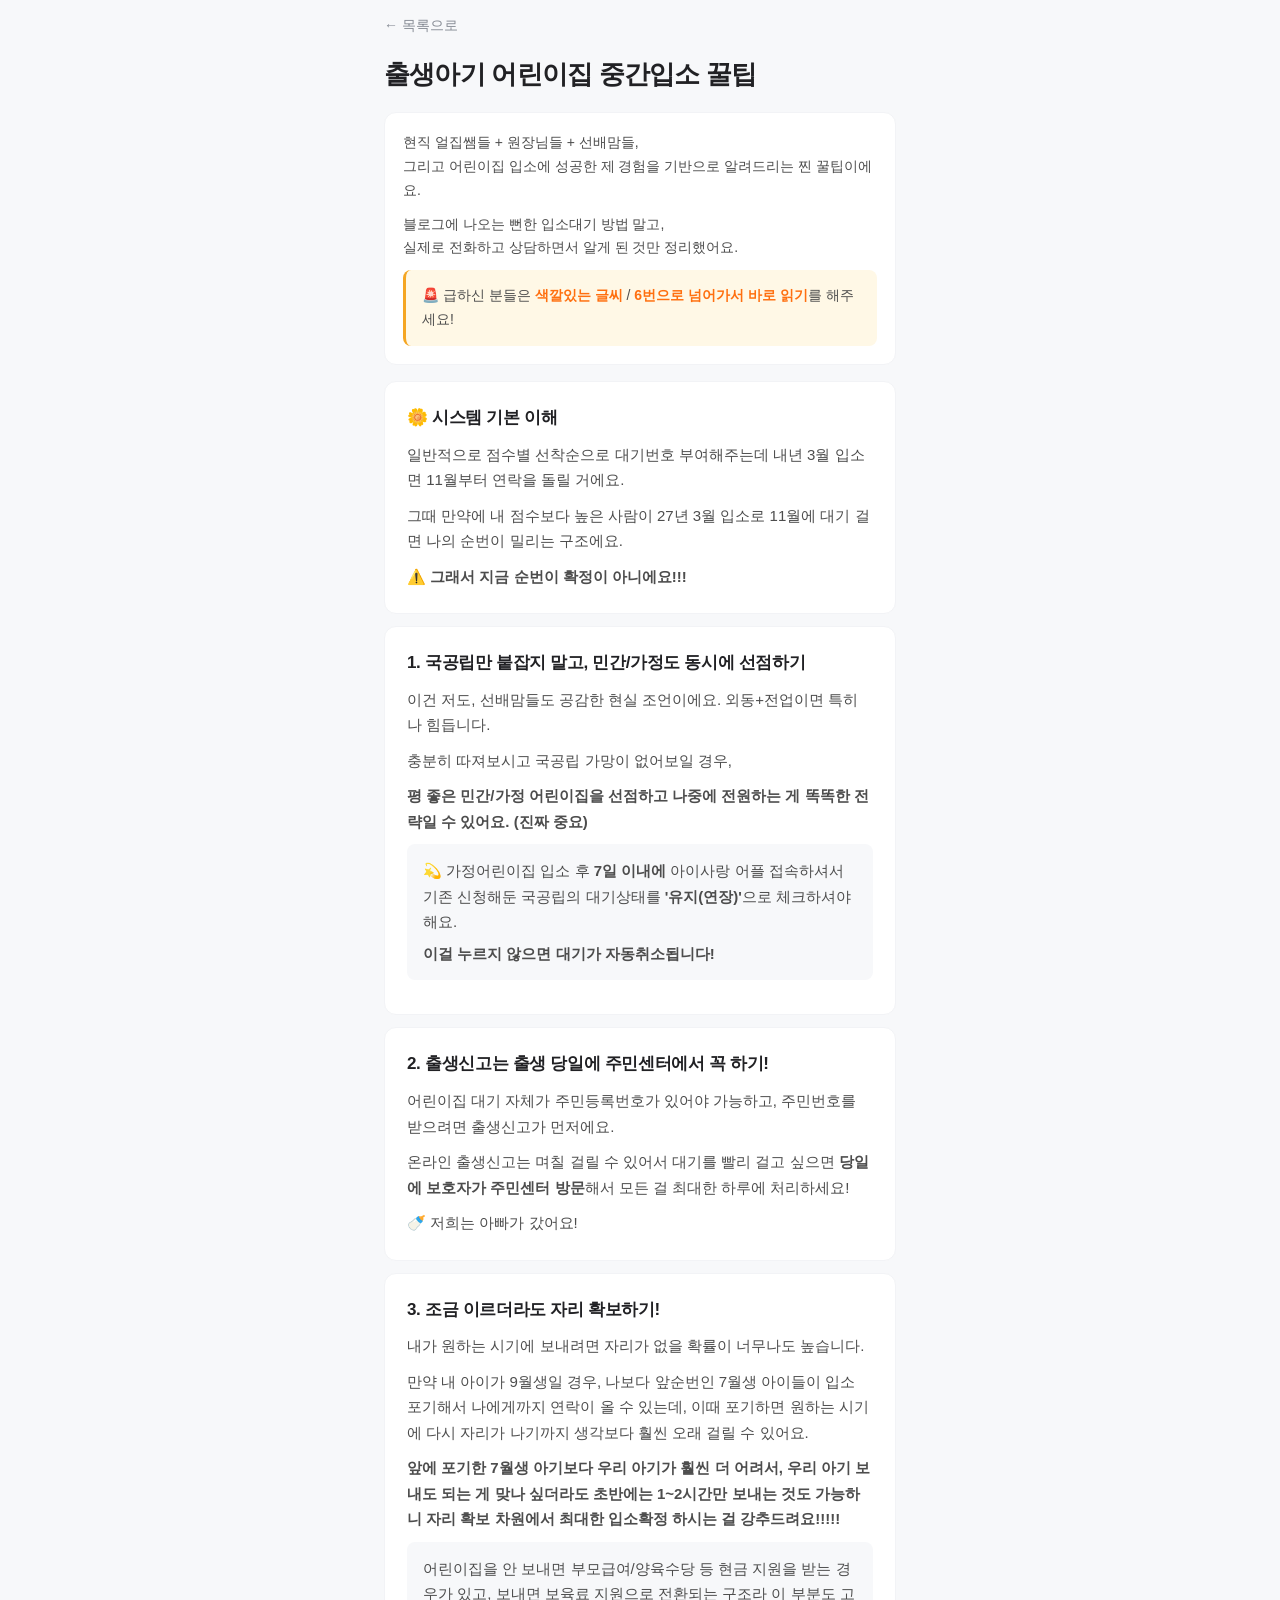
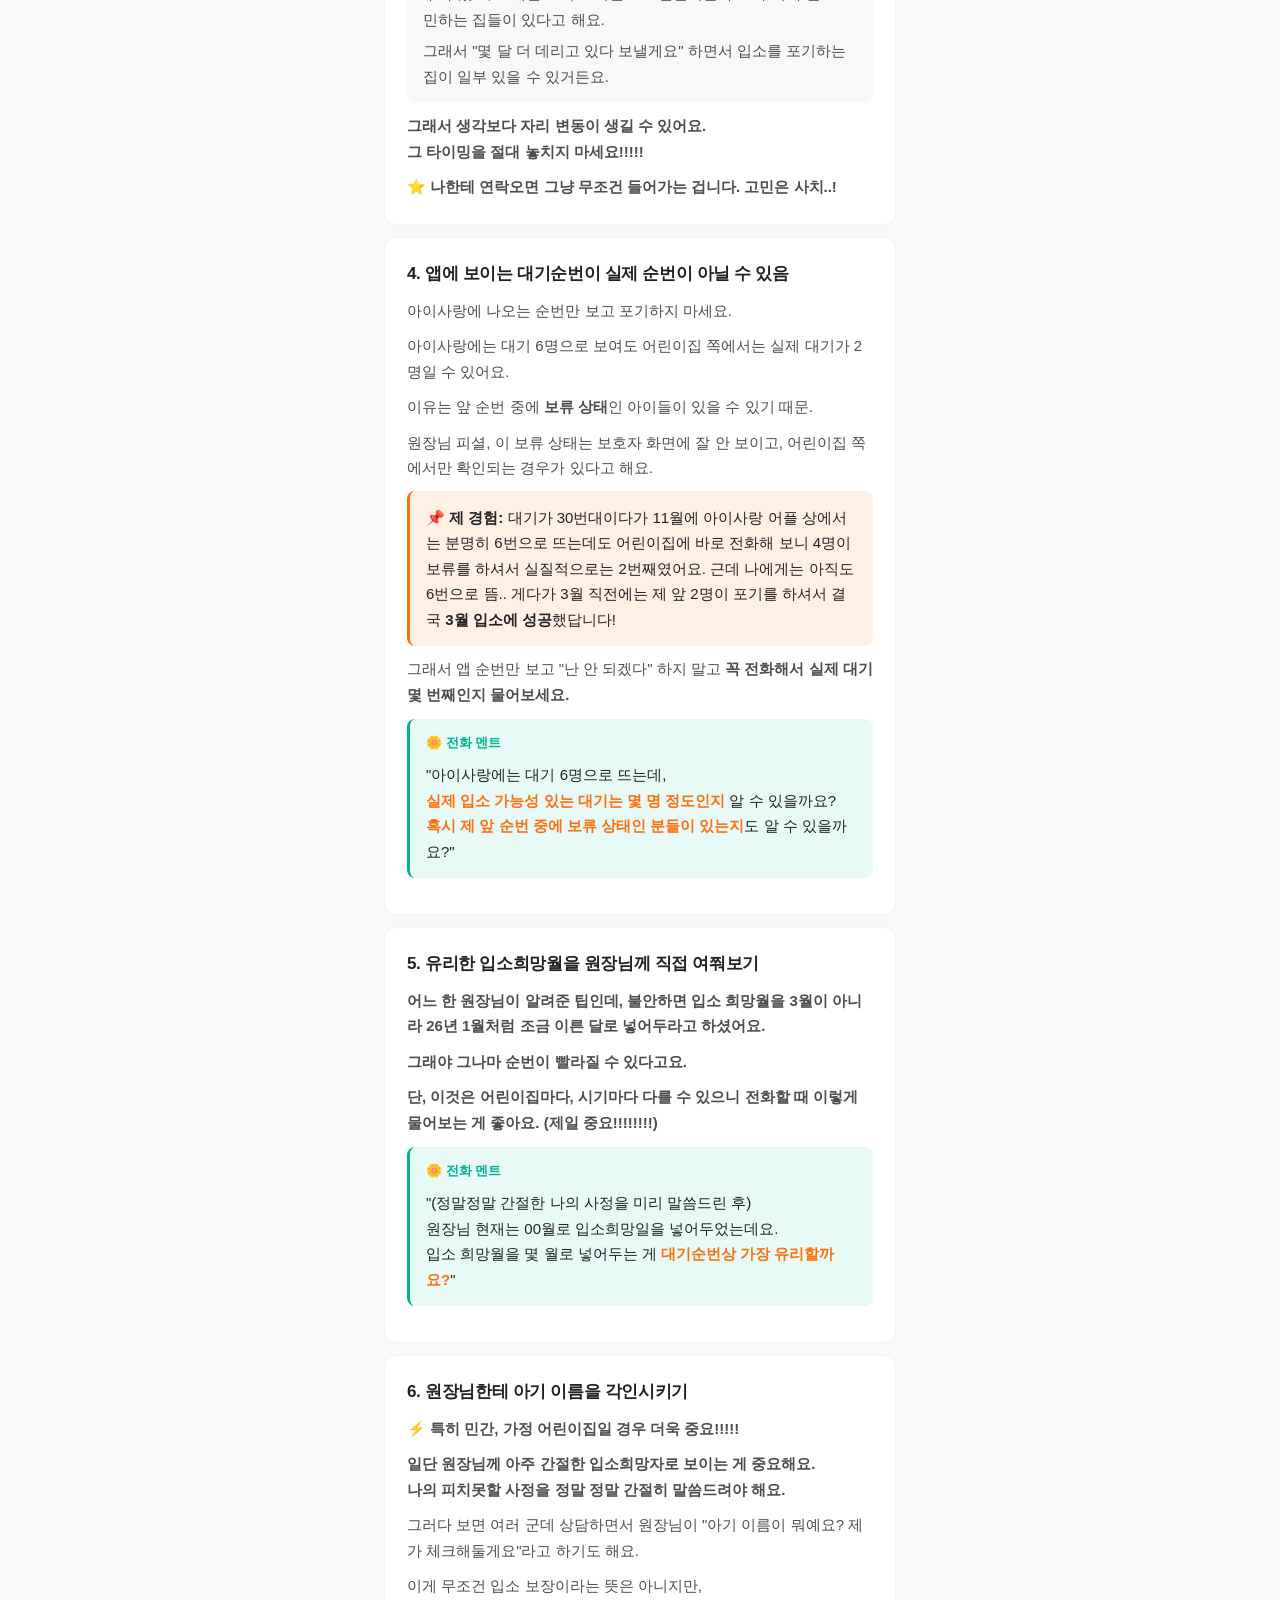
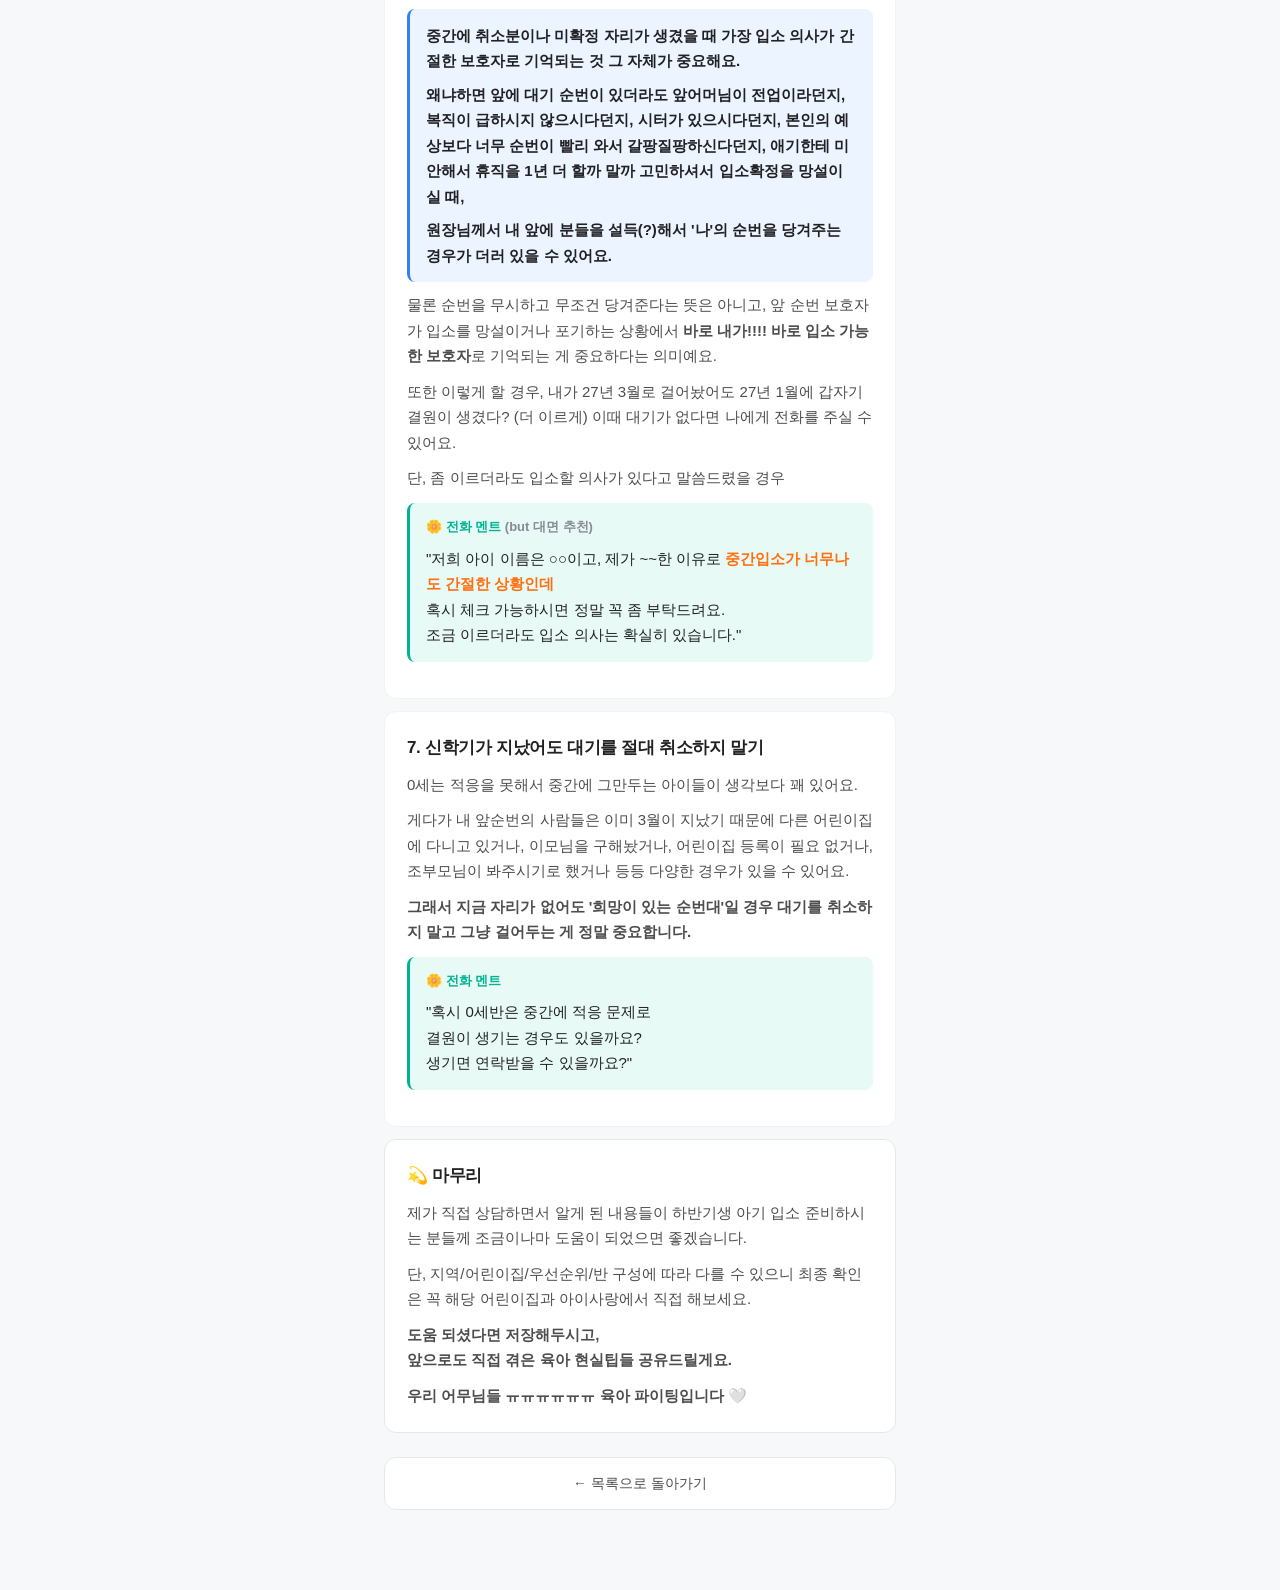
<file: daycare-tips.html>
<!DOCTYPE html>
<html lang="ko">
<head>
    <meta charset="UTF-8">
    <meta name="viewport" content="width=device-width, initial-scale=1.0">
    <title>출생아기 어린이집 중간입소 꿀팁</title>
    <link rel="stylesheet" href="style.css">
</head>
<body>
    <div class="content-container">
        <a href="index.html" class="back-button">← 목록으로</a>

        <h1 class="content-title">출생아기 어린이집 중간입소 꿀팁</h1>

        <div class="content-intro">
            <p>현직 얼집쌤들 + 원장님들 + 선배맘들,<br>
            그리고 어린이집 입소에 성공한 제 경험을 기반으로 알려드리는 찐 꿀팁이에요.</p>
            <p>블로그에 나오는 뻔한 입소대기 방법 말고,<br>
            실제로 전화하고 상담하면서 알게 된 것만 정리했어요.</p>
            <p class="highlight-box">🚨 급하신 분들은 <span class="highlight">색깔있는 글씨</span> / <span class="highlight">6번으로 넘어가서 바로 읽기</span>를 해주세요!</p>
        </div>

        <!-- 시스템 기본 이해 -->
        <section class="tip-section">
            <h2>🌼 시스템 기본 이해</h2>
            <p>일반적으로 점수별 선착순으로 대기번호 부여해주는데 내년 3월 입소면 11월부터 연락을 돌릴 거에요.</p>
            <p>그때 만약에 내 점수보다 높은 사람이 27년 3월 입소로 11월에 대기 걸면 나의 순번이 밀리는 구조에요.</p>
            <p class="warning">⚠️ 그래서 지금 순번이 확정이 아니에요!!!</p>
        </section>

        <!-- 팁 1 -->
        <section class="tip-section">
            <h2>1. 국공립만 붙잡지 말고, 민간/가정도 동시에 선점하기</h2>
            <p>이건 저도, 선배맘들도 공감한 현실 조언이에요. 외동+전업이면 특히나 힘듭니다.</p>
            <p>충분히 따져보시고 국공립 가망이 없어보일 경우,</p>
            <p class="highlight">평 좋은 민간/가정 어린이집을 선점하고 나중에 전원하는 게 똑똑한 전략일 수 있어요. (진짜 중요)</p>
            <div class="info-box">
                <p>💫 가정어린이집 입소 후 <strong>7일 이내에</strong> 아이사랑 어플 접속하셔서 기존 신청해둔 국공립의 대기상태를 <strong>'유지(연장)'</strong>으로 체크하셔야 해요.</p>
                <p class="warning">이걸 누르지 않으면 대기가 자동취소됩니다!</p>
            </div>
        </section>

        <!-- 팁 2 -->
        <section class="tip-section">
            <h2>2. 출생신고는 출생 당일에 주민센터에서 꼭 하기!</h2>
            <p>어린이집 대기 자체가 주민등록번호가 있어야 가능하고, 주민번호를 받으려면 출생신고가 먼저에요.</p>
            <p>온라인 출생신고는 며칠 걸릴 수 있어서 대기를 빨리 걸고 싶으면 <strong>당일에 보호자가 주민센터 방문</strong>해서 모든 걸 최대한 하루에 처리하세요!</p>
            <p class="sub-note">🍼 저희는 아빠가 갔어요!</p>
        </section>

        <!-- 팁 3 -->
        <section class="tip-section">
            <h2>3. 조금 이르더라도 자리 확보하기!</h2>
            <p>내가 원하는 시기에 보내려면 자리가 없을 확률이 너무나도 높습니다.</p>
            <p>만약 내 아이가 9월생일 경우, 나보다 앞순번인 7월생 아이들이 입소 포기해서 나에게까지 연락이 올 수 있는데, 이때 포기하면 원하는 시기에 다시 자리가 나기까지 생각보다 훨씬 오래 걸릴 수 있어요.</p>
            <p class="highlight">앞에 포기한 7월생 아기보다 우리 아기가 훨씬 더 어려서, 우리 아기 보내도 되는 게 맞나 싶더라도 초반에는 1~2시간만 보내는 것도 가능하니 자리 확보 차원에서 최대한 입소확정 하시는 걸 강추드려요!!!!!</p>
            <div class="info-box">
                <p>어린이집을 안 보내면 부모급여/양육수당 등 현금 지원을 받는 경우가 있고, 보내면 보육료 지원으로 전환되는 구조라 이 부분도 고민하는 집들이 있다고 해요.</p>
                <p>그래서 "몇 달 더 데리고 있다 보낼게요" 하면서 입소를 포기하는 집이 일부 있을 수 있거든요.</p>
            </div>
            <p class="warning">그래서 생각보다 자리 변동이 생길 수 있어요.<br>그 타이밍을 절대 놓치지 마세요!!!!!</p>
            <p class="highlight">⭐️ 나한테 연락오면 그냥 무조건 들어가는 겁니다. 고민은 사치..!</p>
        </section>

        <!-- 팁 4 -->
        <section class="tip-section">
            <h2>4. 앱에 보이는 대기순번이 실제 순번이 아닐 수 있음</h2>
            <p>아이사랑에 나오는 순번만 보고 포기하지 마세요.</p>
            <p>아이사랑에는 대기 6명으로 보여도 어린이집 쪽에서는 실제 대기가 2명일 수 있어요.</p>
            <p>이유는 앞 순번 중에 <strong>보류 상태</strong>인 아이들이 있을 수 있기 때문.</p>
            <p>원장님 피셜, 이 보류 상태는 보호자 화면에 잘 안 보이고, 어린이집 쪽에서만 확인되는 경우가 있다고 해요.</p>
            <div class="experience-box">
                <p>📌 <strong>제 경험:</strong> 대기가 30번대이다가 11월에 아이사랑 어플 상에서는 분명히 6번으로 뜨는데도 어린이집에 바로 전화해 보니 4명이 보류를 하셔서 실질적으로는 2번째였어요. 근데 나에게는 아직도 6번으로 뜸.. 게다가 3월 직전에는 제 앞 2명이 포기를 하셔서 결국 <strong>3월 입소에 성공</strong>했답니다!</p>
            </div>
            <p>그래서 앱 순번만 보고 "난 안 되겠다" 하지 말고 <strong>꼭 전화해서 실제 대기 몇 번째인지 물어보세요.</strong></p>
            <div class="phone-script">
                <h3>🌼 전화 멘트</h3>
                <p>"아이사랑에는 대기 6명으로 뜨는데,<br>
                <span class="highlight">실제 입소 가능성 있는 대기는 몇 명 정도인지</span> 알 수 있을까요?<br>
                <span class="highlight">혹시 제 앞 순번 중에 보류 상태인 분들이 있는지</span>도 알 수 있을까요?"</p>
            </div>
        </section>

        <!-- 팁 5 -->
        <section class="tip-section">
            <h2>5. 유리한 입소희망월을 원장님께 직접 여쭤보기</h2>
            <p class="highlight">어느 한 원장님이 알려준 팁인데, 불안하면 입소 희망월을 3월이 아니라 26년 1월처럼 조금 이른 달로 넣어두라고 하셨어요.</p>
            <p><strong>그래야 그나마 순번이 빨라질 수 있다고요.</strong></p>
            <p class="highlight">단, 이것은 어린이집마다, 시기마다 다를 수 있으니 전화할 때 이렇게 물어보는 게 좋아요. (제일 중요!!!!!!!!)</p>
            <div class="phone-script">
                <h3>🌼 전화 멘트</h3>
                <p>"(정말정말 간절한 나의 사정을 미리 말씀드린 후)<br>
                원장님 현재는 00월로 입소희망일을 넣어두었는데요.<br>
                입소 희망월을 몇 월로 넣어두는 게 <span class="highlight">대기순번상 가장 유리할까요?</span>"</p>
            </div>
        </section>

        <!-- 팁 6 -->
        <section class="tip-section" id="tip6">
            <h2>6. 원장님한테 아기 이름을 각인시키기</h2>
            <p class="warning">⚡ 특히 민간, 가정 어린이집일 경우 더욱 중요!!!!!</p>
            <p class="highlight">일단 원장님께 아주 간절한 입소희망자로 보이는 게 중요해요.<br>나의 피치못할 사정을 정말 정말 간절히 말씀드려야 해요.</p>
            <p>그러다 보면 여러 군데 상담하면서 원장님이 "아기 이름이 뭐예요? 제가 체크해둘게요"라고 하기도 해요.</p>
            <p>이게 무조건 입소 보장이라는 뜻은 아니지만,</p>
            <div class="key-point">
                <p class="highlight">중간에 취소분이나 미확정 자리가 생겼을 때 가장 입소 의사가 간절한 보호자로 기억되는 것 그 자체가 중요해요.</p>
                <p class="highlight">왜냐하면 앞에 대기 순번이 있더라도 앞어머님이 전업이라던지, 복직이 급하시지 않으시다던지, 시터가 있으시다던지, 본인의 예상보다 너무 순번이 빨리 와서 갈팡질팡하신다던지, 애기한테 미안해서 휴직을 1년 더 할까 말까 고민하셔서 입소확정을 망설이실 때,</p>
                <p class="highlight">원장님께서 내 앞에 분들을 설득(?)해서 '나'의 순번을 당겨주는 경우가 더러 있을 수 있어요.</p>
            </div>
            <p>물론 순번을 무시하고 무조건 당겨준다는 뜻은 아니고, 앞 순번 보호자가 입소를 망설이거나 포기하는 상황에서 <strong>바로 내가!!!! 바로 입소 가능한 보호자</strong>로 기억되는 게 중요하다는 의미예요.</p>
            <p>또한 이렇게 할 경우, 내가 27년 3월로 걸어놨어도 27년 1월에 갑자기 결원이 생겼다? (더 이르게) 이때 대기가 없다면 나에게 전화를 주실 수 있어요.</p>
            <p class="sub-note">단, 좀 이르더라도 입소할 의사가 있다고 말씀드렸을 경우</p>
            <div class="phone-script">
                <h3>🌼 전화 멘트 <span class="sub-note">(but 대면 추천)</span></h3>
                <p>"저희 아이 이름은 ○○이고, 제가 ~~한 이유로 <span class="highlight">중간입소가 너무나도 간절한 상황인데</span><br>
                혹시 체크 가능하시면 정말 꼭 좀 부탁드려요.<br>
                조금 이르더라도 입소 의사는 확실히 있습니다."</p>
            </div>
        </section>

        <!-- 팁 7 -->
        <section class="tip-section">
            <h2>7. 신학기가 지났어도 대기를 절대 취소하지 말기</h2>
            <p>0세는 적응을 못해서 중간에 그만두는 아이들이 생각보다 꽤 있어요.</p>
            <p>게다가 내 앞순번의 사람들은 이미 3월이 지났기 때문에 다른 어린이집에 다니고 있거나, 이모님을 구해놨거나, 어린이집 등록이 필요 없거나, 조부모님이 봐주시기로 했거나 등등 다양한 경우가 있을 수 있어요.</p>
            <p class="warning">그래서 지금 자리가 없어도 '희망이 있는 순번대'일 경우 대기를 취소하지 말고 그냥 걸어두는 게 정말 중요합니다.</p>
            <div class="phone-script">
                <h3>🌼 전화 멘트</h3>
                <p>"혹시 0세반은 중간에 적응 문제로<br>
                결원이 생기는 경우도 있을까요?<br>
                생기면 연락받을 수 있을까요?"</p>
            </div>
        </section>

        <!-- 마무리 -->
        <section class="tip-section closing">
            <h2>💫 마무리</h2>
            <p>제가 직접 상담하면서 알게 된 내용들이 하반기생 아기 입소 준비하시는 분들께 조금이나마 도움이 되었으면 좋겠습니다.</p>
            <p>단, 지역/어린이집/우선순위/반 구성에 따라 다를 수 있으니 최종 확인은 꼭 해당 어린이집과 아이사랑에서 직접 해보세요.</p>
            <p><strong>도움 되셨다면 저장해두시고,</strong><br>
            <strong>앞으로도 직접 겪은 육아 현실팁들 공유드릴게요.</strong></p>
            <p class="closing-message">우리 어무님들 ㅠㅠㅠㅠㅠㅠ 육아 파이팅입니다 🤍</p>
        </section>

        <a href="index.html" class="back-button bottom-back">← 목록으로 돌아가기</a>
    </div>
</body>
</html>
</file>
<file: style.css>
/* ===== SEED Design Inspired Tokens ===== */
:root {
    /* Brand */
    --seed-color-brand: #FF6F0F;
    --seed-color-brand-pressed: #E55B00;
    --seed-color-brand-weak: #FFF0E6;

    /* Neutral */
    --seed-color-fg-default: #212124;
    --seed-color-fg-muted: #4D4D4D;
    --seed-color-fg-subtle: #868B94;
    --seed-color-fg-disabled: #ADB1BA;

    /* Layers */
    --seed-color-bg-basement: #F7F8FA;
    --seed-color-bg-surface: #FFFFFF;
    --seed-color-bg-surface-pressed: #F2F3F6;

    /* Status */
    --seed-color-danger: #E8344E;
    --seed-color-danger-weak: #FFF0F1;
    --seed-color-info: #3182F6;
    --seed-color-info-weak: #EBF4FF;
    --seed-color-success: #00B493;
    --seed-color-success-weak: #E8FAF6;
    --seed-color-warning: #F5A623;
    --seed-color-warning-weak: #FFF8E6;

    /* Stroke */
    --seed-color-stroke: #E5E8EB;
    --seed-color-stroke-muted: #F2F3F6;

    /* Radius */
    --seed-radius-sm: 8px;
    --seed-radius-md: 12px;
    --seed-radius-lg: 16px;
    --seed-radius-full: 9999px;

    /* Spacing */
    --seed-space-screen-x: 16px;
    --seed-space-component-gap: 12px;

    /* Shadow */
    --seed-shadow-sm: 0 1px 3px rgba(0, 0, 0, 0.04);
    --seed-shadow-md: 0 2px 8px rgba(0, 0, 0, 0.08);
    --seed-shadow-lg: 0 4px 16px rgba(0, 0, 0, 0.12);

    /* Typography */
    --seed-font-family: 'Pretendard Variable', Pretendard, -apple-system, BlinkMacSystemFont, 'Segoe UI', Roboto, 'Noto Sans KR', sans-serif;
}

/* ===== Reset & Base ===== */
* {
    margin: 0;
    padding: 0;
    box-sizing: border-box;
}

body {
    font-family: var(--seed-font-family);
    background-color: var(--seed-color-bg-basement);
    color: var(--seed-color-fg-default);
    line-height: 1.6;
    font-size: 15px;
    -webkit-text-size-adjust: 100%;
    -webkit-font-smoothing: antialiased;
}

/* ===== 게이트 페이지 ===== */
.gate-container {
    min-height: 100vh;
    display: flex;
    flex-direction: column;
    align-items: center;
    padding: 56px var(--seed-space-screen-x) 40px;
    max-width: 480px;
    margin: 0 auto;
}

.emoji-header {
    font-size: 64px;
    margin-bottom: 8px;
}

.gate-title {
    font-size: 20px;
    font-weight: 700;
    color: var(--seed-color-fg-default);
    margin-bottom: 32px;
    letter-spacing: -0.02em;
}

.button-list {
    width: 100%;
    display: flex;
    flex-direction: column;
    gap: 10px;
}

.gate-button {
    display: flex;
    align-items: center;
    width: 100%;
    padding: 12px 18px;
    background: var(--seed-color-bg-surface);
    border: 1px solid var(--seed-color-stroke);
    border-radius: var(--seed-radius-md);
    text-decoration: none;
    color: var(--seed-color-fg-default);
    font-size: 15px;
    font-weight: 600;
    letter-spacing: -0.01em;
    transition: background 0.15s ease, transform 0.1s ease;
    box-shadow: var(--seed-shadow-sm);
}

.gate-button:hover {
    background: var(--seed-color-bg-surface-pressed);
}

.gate-button:active {
    background: var(--seed-color-bg-surface-pressed);
    transform: scale(0.98);
}

/* 특별 버튼 (다른 색상) */
.gate-button--special {
    background: var(--seed-color-info-weak);
    border-color: var(--seed-color-info);
    color: var(--seed-color-info);
}

.gate-button--special:hover,
.gate-button--special:active {
    background: #dbeafe;
}

/* ===== 콘텐츠 페이지 ===== */
.content-container {
    max-width: 560px;
    margin: 0 auto;
    padding: 0 var(--seed-space-screen-x) 60px;
}

.back-button {
    display: inline-flex;
    align-items: center;
    padding: 14px 0;
    color: var(--seed-color-fg-subtle);
    text-decoration: none;
    font-size: 14px;
    font-weight: 500;
    transition: color 0.15s;
}

.back-button:active {
    color: var(--seed-color-fg-default);
}

.bottom-back {
    display: block;
    text-align: center;
    margin-top: 24px;
    padding: 14px;
    background: var(--seed-color-bg-surface);
    border: 1px solid var(--seed-color-stroke);
    border-radius: var(--seed-radius-md);
    font-size: 14px;
    color: var(--seed-color-fg-muted);
}

.content-title {
    font-size: 22px;
    font-weight: 800;
    color: var(--seed-color-fg-default);
    margin: 8px 0 20px;
    letter-spacing: -0.03em;
    line-height: 1.3;
}

.content-intro {
    background: var(--seed-color-bg-surface);
    padding: 18px;
    border-radius: var(--seed-radius-md);
    margin-bottom: 16px;
    border: 1px solid var(--seed-color-stroke-muted);
}

.content-intro p {
    margin-bottom: 10px;
    color: var(--seed-color-fg-muted);
    font-size: 14px;
    line-height: 1.7;
}

.content-intro p:last-child {
    margin-bottom: 0;
}

/* 섹션 */
.tip-section {
    background: var(--seed-color-bg-surface);
    padding: 20px 18px;
    border-radius: var(--seed-radius-md);
    margin-bottom: 12px;
    border: 1px solid var(--seed-color-stroke-muted);
}

.tip-section h2 {
    font-size: 16px;
    font-weight: 700;
    color: var(--seed-color-fg-default);
    margin-bottom: 12px;
    line-height: 1.4;
    letter-spacing: -0.02em;
}

.tip-section h3 {
    font-size: 14px;
    font-weight: 700;
    color: var(--seed-color-fg-muted);
    margin: 14px 0 8px;
}

.tip-section p {
    margin-bottom: 10px;
    font-size: 14px;
    line-height: 1.7;
    color: var(--seed-color-fg-muted);
}

.tip-section p:last-child {
    margin-bottom: 0;
}

/* 하이라이트 텍스트 */
.highlight {
    color: var(--seed-color-brand);
    font-weight: 700;
}

.highlight-box {
    background: var(--seed-color-warning-weak);
    padding: 14px 16px;
    border-radius: var(--seed-radius-sm);
    border-left: 3px solid var(--seed-color-warning);
}

.highlight-box p {
    color: var(--seed-color-fg-default);
    font-size: 14px;
}

/* 경고 텍스트 */
.warning {
    color: var(--seed-color-danger);
    font-weight: 700;
}

/* 정보 박스 */
.info-box {
    background: var(--seed-color-bg-basement);
    padding: 14px 16px;
    border-radius: var(--seed-radius-sm);
    margin: 10px 0;
}

.info-box p {
    margin-bottom: 6px;
    color: var(--seed-color-fg-muted);
    font-size: 14px;
    line-height: 1.7;
}

.info-box p:last-child {
    margin-bottom: 0;
}

/* 경험 박스 */
.experience-box {
    background: var(--seed-color-brand-weak);
    padding: 14px 16px;
    border-radius: var(--seed-radius-sm);
    border-left: 3px solid var(--seed-color-brand);
    margin: 10px 0;
}

.experience-box p {
    color: var(--seed-color-fg-default);
    font-size: 14px;
}

/* 핵심 포인트 */
.key-point {
    background: var(--seed-color-info-weak);
    padding: 14px 16px;
    border-radius: var(--seed-radius-sm);
    border-left: 3px solid var(--seed-color-info);
    margin: 10px 0;
}

.key-point p {
    margin-bottom: 8px;
    color: var(--seed-color-fg-default);
    font-size: 14px;
}

.key-point p:last-child {
    margin-bottom: 0;
}

/* 전화 멘트 */
.phone-script {
    background: var(--seed-color-success-weak);
    padding: 14px 16px;
    border-radius: var(--seed-radius-sm);
    border-left: 3px solid var(--seed-color-success);
    margin: 12px 0;
}

.phone-script h3 {
    font-size: 13px;
    color: var(--seed-color-success);
    margin: 0 0 8px;
    font-weight: 700;
}

.phone-script p {
    font-style: normal;
    color: var(--seed-color-fg-default);
    font-size: 14px;
    line-height: 1.7;
}

/* 서브노트 */
.sub-note {
    font-size: 13px;
    color: var(--seed-color-fg-subtle);
}

/* 아이템 이미지 */
.item-image {
    width: 100%;
    max-width: 100%;
    border-radius: var(--seed-radius-sm);
    margin: 8px 0 12px;
    display: block;
}

/* 책 카드 */
.book-card {
    display: flex;
    align-items: center;
    gap: 12px;
    padding: 12px 14px;
    background: var(--seed-color-bg-basement);
    border-radius: var(--seed-radius-sm);
    margin: 12px 0 6px;
}

.book-number {
    display: flex;
    align-items: center;
    justify-content: center;
    width: 28px;
    height: 28px;
    min-width: 28px;
    background: var(--seed-color-brand);
    color: #fff;
    font-size: 13px;
    font-weight: 700;
    border-radius: var(--seed-radius-full);
}

.book-info {
    flex: 1;
}

.book-title {
    font-size: 14px;
    font-weight: 700;
    color: var(--seed-color-fg-default);
    margin-bottom: 2px !important;
}

.book-author {
    font-size: 13px;
    color: var(--seed-color-fg-subtle);
    margin-bottom: 0 !important;
}

/* 독서 상태 배지 */
.book-status {
    font-size: 11px;
    font-weight: 700;
    padding: 3px 8px;
    border-radius: var(--seed-radius-full);
    margin-left: auto;
    white-space: nowrap;
}

.book-status--done {
    background: var(--seed-color-success-weak);
    color: var(--seed-color-success);
}

.book-status--reading {
    background: var(--seed-color-info-weak);
    color: var(--seed-color-info);
}

.book-status--todo {
    background: var(--seed-color-bg-basement);
    color: var(--seed-color-fg-disabled);
}

.book-reason {
    padding: 0 4px;
    margin-bottom: 4px;
}

.book-reason p {
    font-size: 13px;
    line-height: 1.7;
    color: var(--seed-color-fg-muted);
}

/* 마무리 섹션 */
.closing {
    border: 1px solid var(--seed-color-stroke);
}

.closing-message {
    font-size: 16px;
    font-weight: 700;
    color: var(--seed-color-fg-default);
    margin-top: 4px;
}

/* ===== 반응형 ===== */
@media (min-width: 768px) {
    body {
        font-size: 16px;
    }

    .gate-container {
        padding-top: 80px;
    }

    .emoji-header {
        font-size: 80px;
    }

    .gate-title {
        font-size: 24px;
    }

    .content-container {
        padding: 0 24px 80px;
    }

    .content-title {
        font-size: 26px;
    }

    .tip-section {
        padding: 24px 22px;
    }

    .tip-section h2 {
        font-size: 17px;
    }

    .tip-section p,
    .info-box p,
    .phone-script p,
    .key-point p,
    .highlight-box p {
        font-size: 15px;
    }
}


/* ===== 모달 ===== */
.modal-overlay {
    position: fixed;
    top: 0;
    left: 0;
    width: 100%;
    height: 100%;
    background: rgba(0, 0, 0, 0.5);
    display: flex;
    align-items: center;
    justify-content: center;
    z-index: 9999;
    padding: 20px;
}

.modal-box {
    background: var(--seed-color-bg-surface);
    border-radius: var(--seed-radius-lg);
    padding: 28px 24px;
    width: 100%;
    max-width: 320px;
    text-align: center;
    box-shadow: var(--seed-shadow-lg);
}

.modal-title {
    font-size: 16px;
    font-weight: 700;
    color: var(--seed-color-fg-default);
    margin-bottom: 18px;
}

.modal-input {
    width: 100%;
    padding: 12px 16px;
    border: 1.5px solid var(--seed-color-stroke);
    border-radius: var(--seed-radius-sm);
    font-size: 18px;
    font-family: var(--seed-font-family);
    text-align: center;
    letter-spacing: 8px;
    outline: none;
    transition: border-color 0.15s;
}

.modal-input:focus {
    border-color: var(--seed-color-brand);
}

.modal-buttons {
    display: flex;
    gap: 10px;
    margin-top: 16px;
}

.modal-btn {
    flex: 1;
    padding: 12px;
    border: none;
    border-radius: var(--seed-radius-sm);
    font-size: 15px;
    font-weight: 600;
    font-family: var(--seed-font-family);
    cursor: pointer;
    transition: opacity 0.15s;
}

.modal-btn:active {
    opacity: 0.7;
}

.modal-btn--cancel {
    background: var(--seed-color-bg-basement);
    color: var(--seed-color-fg-muted);
}

.modal-btn--confirm {
    background: var(--seed-color-brand);
    color: #fff;
}

.modal-error {
    margin-top: 12px;
    font-size: 13px;
    color: var(--seed-color-danger);
    font-weight: 600;
}
</file>
